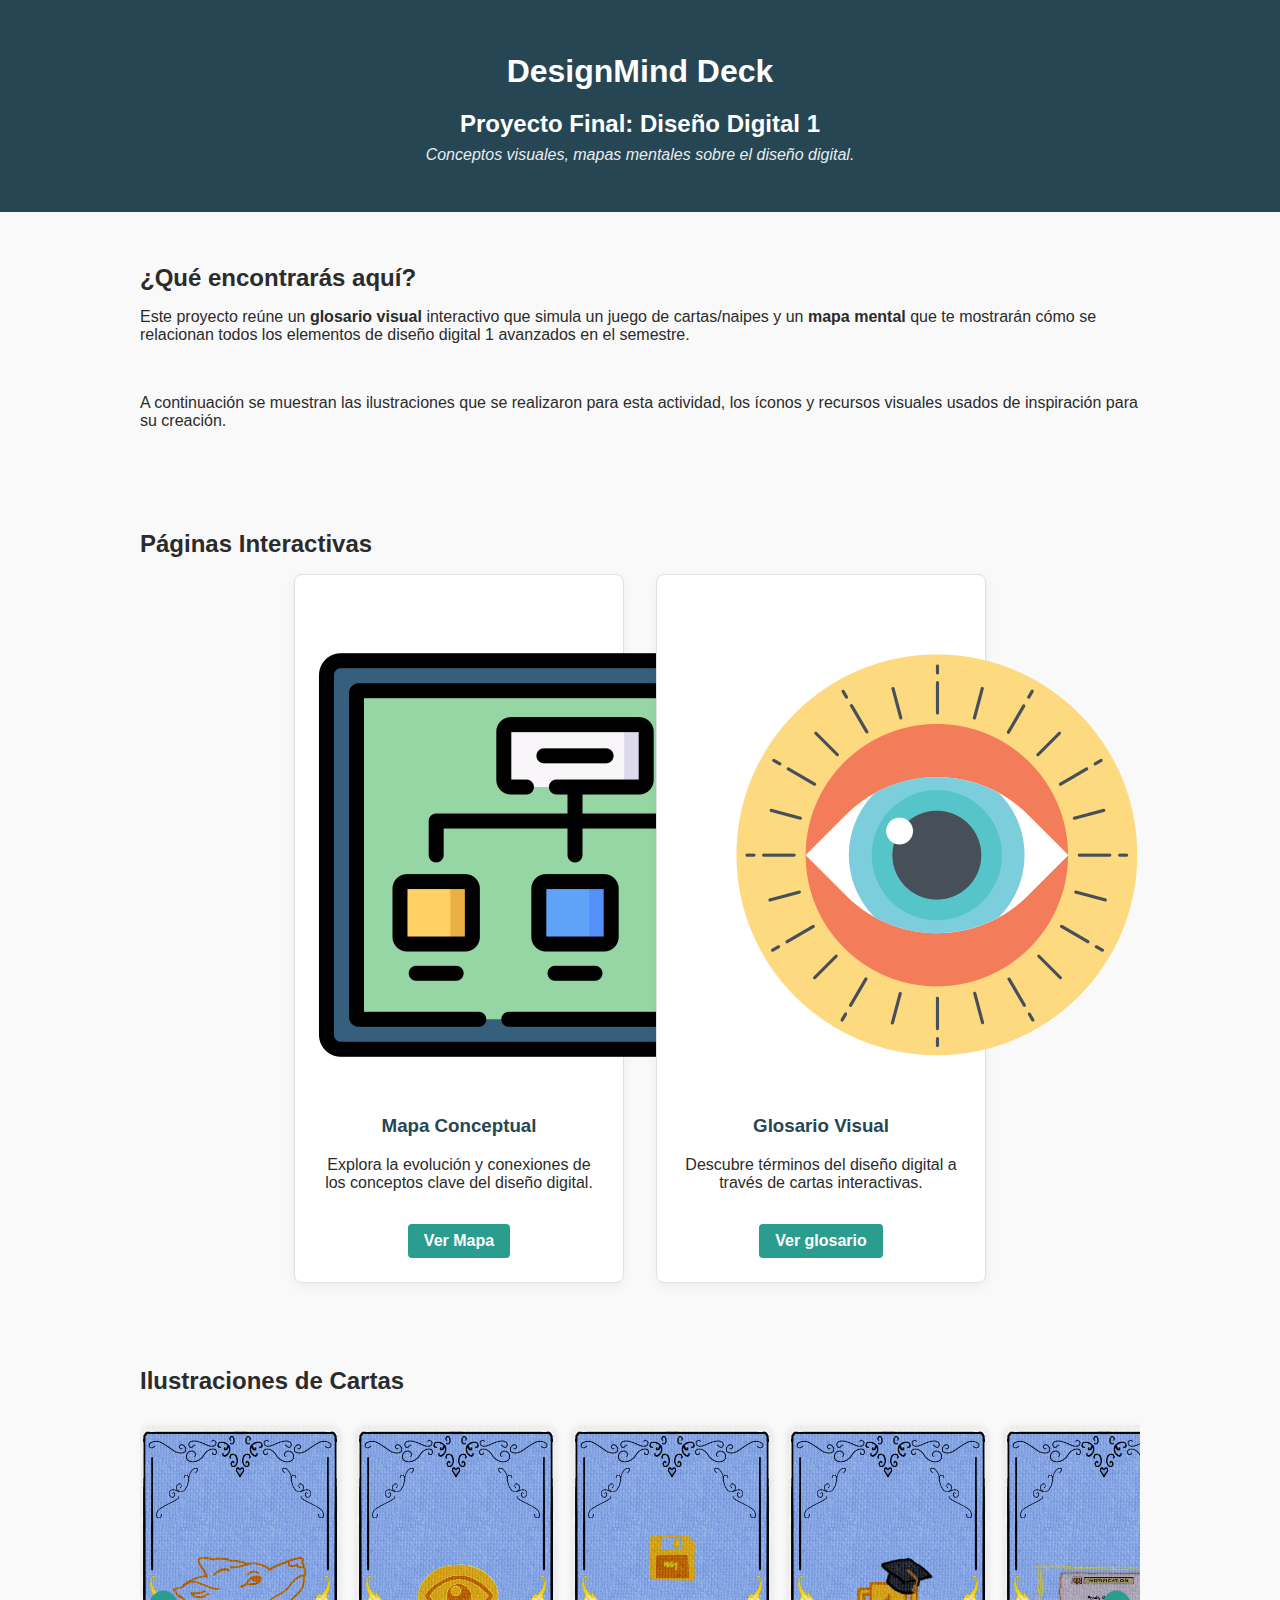
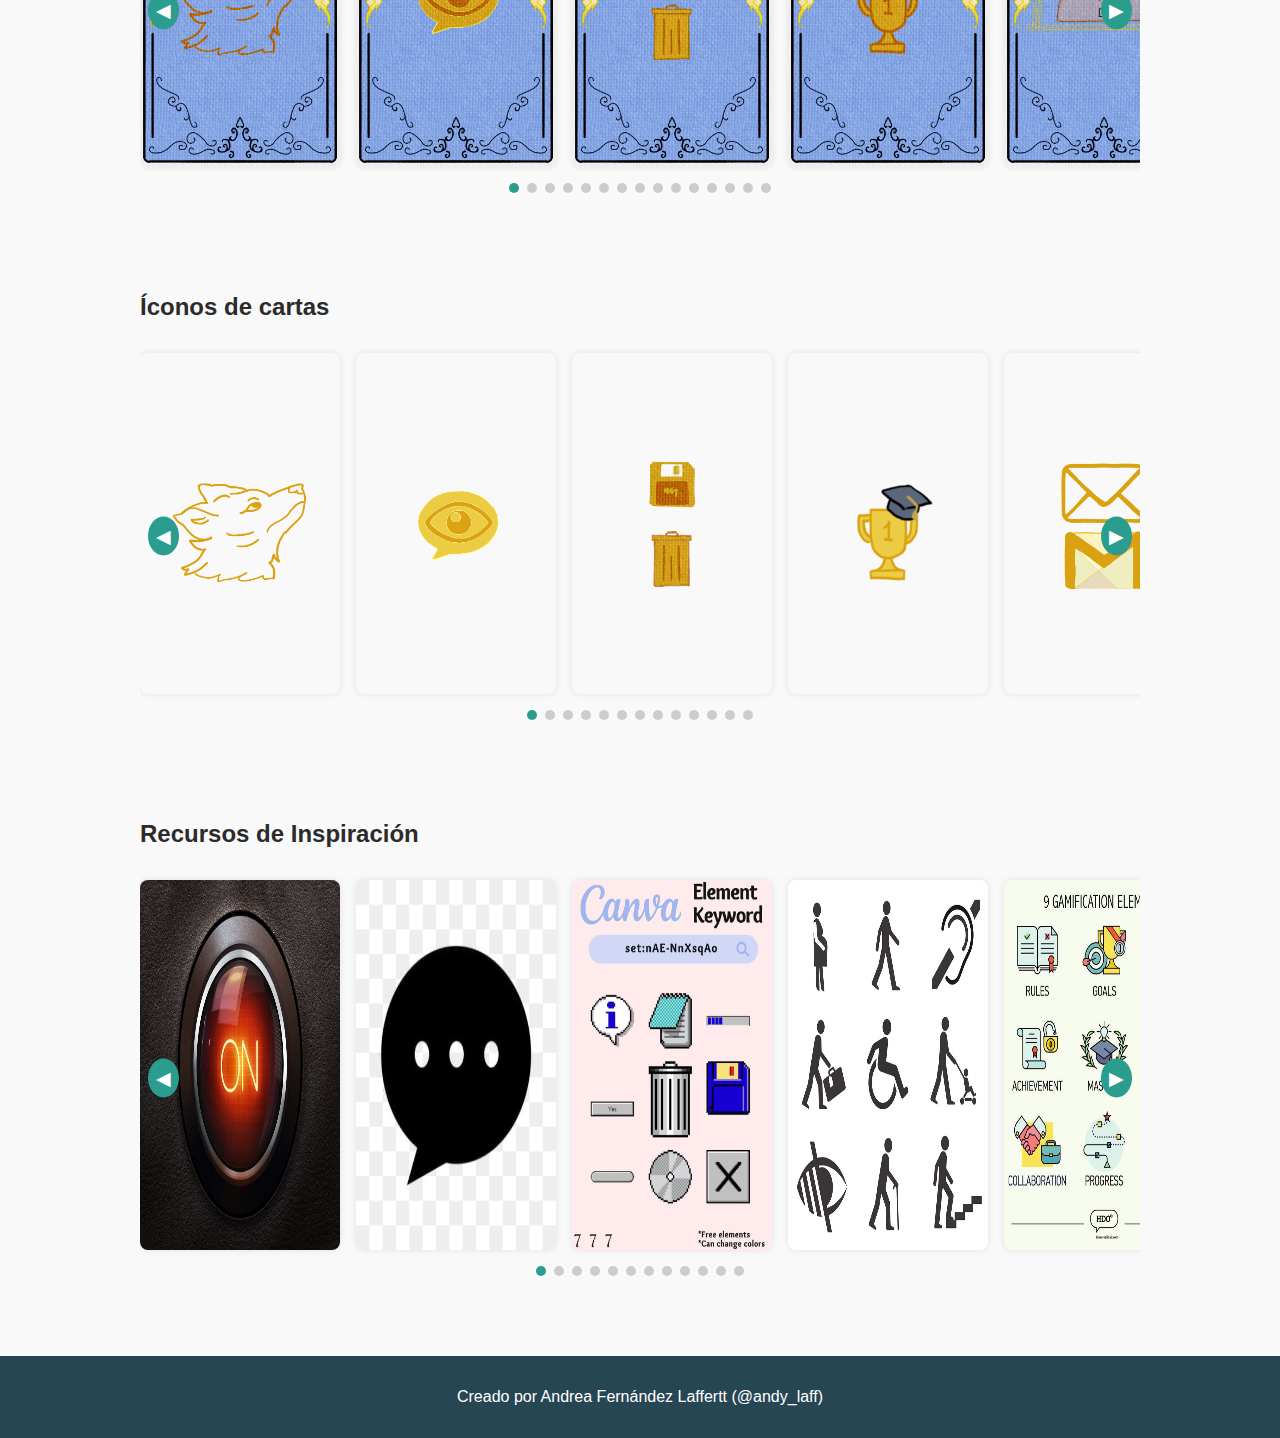
<file: index.html>
<!DOCTYPE html>
<html lang="es">
<head>
  <meta charset="UTF-8" />
  <meta name="viewport" content="width=device-width, initial-scale=1.0"/>
  <title>Diseño Digital - Proyecto Final</title>
  <link rel="stylesheet" href="principio.css" />
</head>
<body>
  <header class="encabezado">
    <h1>DesignMind Deck</h1>
    <h2>Proyecto Final: Diseño Digital 1</h2>
    <p class="subtitulo">Conceptos visuales, mapas mentales sobre el diseño digital.</p>
  </header>

  <section class="seccion-explicacion">
    <h2>¿Qué encontrarás aquí?</h2>
    <p>Este proyecto reúne un <strong>glosario visual</strong> interactivo que simula un juego de cartas/naipes y un <strong>mapa mental</strong> que te mostrarán cómo se relacionan todos los elementos de diseño digital 1 avanzados en el semestre.</p>
    <br>
    <p>A continuación se muestran las ilustraciones que se realizaron para esta actividad, los íconos y recursos visuales usados de inspiración para su creación.</p>
  </section>

  <section class="seccion-enlaces">
    <h2>Páginas Interactivas</h2>
    <div class="card-container">
      <div class="card">
        <img src="recursos/icons/mapa-mental.png" alt="Mapa Conceptual" class="icono-card" />
        <h3>Mapa Conceptual</h3>
        <p>Explora la evolución y conexiones de los conceptos clave del diseño digital.</p>
        <a href="mapa.html" class="boton">Ver Mapa</a>
    </div>

      <div class="card">
        <img src="recursos/icons/efectos-visuales.png" alt="Glosario Visual" class="icono-card" />
        <h3> Glosario Visual</h3>
        <p>Descubre términos del diseño digital a través de cartas interactivas.</p>
        <a href="glosario.html" class="boton">Ver glosario</a>
      </div>
    </div>
  </section>

  <section class="galeria">
    <h2>Ilustraciones de Cartas</h2>
    <div class="carrusel" data-carousel-id ="cartas">
      <button class="prev">◀</button>
      <div class="carrusel-track">
        <img src="recursos/cartas/lobo.png" alt="Carta 1" />
        <img src="recursos/cartas/comvisual.png" alt="Carta 2" />
        <img src="recursos/cartas/escritorio.png" alt="Carta 3" />
        <img src="recursos/cartas/gamificacion.png" alt="Carta 4" />
        <img src="recursos/cartas/GUI.png" alt="Carta 5" />
        <img src="recursos/cartas/accesibilidad.png" alt="Carta 6" />
        <img src="recursos/cartas/metDig.png" alt="Carta 7" />
        <img src="recursos/cartas/pixel.png" alt="Carta 8" />
        <img src="recursos/cartas/Responsive.png" alt="Carta 9" />
        <img src="recursos/cartas/rgb.png" alt="Carta 10" />
        <img src="recursos/cartas/SEO.png" alt="Carta 11" />
        <img src="recursos/cartas/Skeumorphim.png" alt="Carta 12" />
        <img src="recursos/cartas/usabilidad.png" alt="Carta 13" />
        <img src="recursos/cartas/UX.png" alt="Carta 14" />
        <img src="recursos/cartas/wcag.png" alt="Carta 15" />
      </div>
      <button class="next">▶</button>
      <div class="dots"></div>
    </div>
  </section>

  <section class="galeria">
    <h2>Íconos de cartas</h2>
    <div class="carrusel" data-carousel-id="iconos">
      <button class="prev">◀</button>
      <div class="carrusel-track">
        <img src="recursos/icons/ic_lobo.png" alt="Icono 1" />
        <img src="recursos/icons/ic_comvisual.png" alt="Icono 2" />
        <img src="recursos/icons/ic_escritorio.png" alt="Icono 3" />
        <img src="recursos/icons/ic_gamificacion.png" alt="Icono 4" />
        <img src="recursos/icons/ic_metDig.png" alt="Icono 6" />
        <img src="recursos/icons/manzana.png" alt="Icono 7" />
        <img src="recursos/icons/ic_responsive.png" alt="Icono 8" />
        <img src="recursos/icons/ic_rgb.png" alt="Icono 9" />
        <img src="recursos/icons/ic_seo.png" alt="Icono 10" />
        <img src="recursos/icons/ic_boton.png" alt="Icono 11" />
        <img src="recursos/icons/ic_usabilidad.png" alt="Icono 12" />
        <img src="recursos/icons/ic_UX.png" alt="Icono 13" />
        <img src="recursos/icons/ic_wcag.png" alt="Icono 14" />
      </div>
      <button class="next">▶</button>
      <div class="dots"></div>
    </div>
  </section>

  <section class="galeria">
    <h2>Recursos de Inspiración</h2>
    <div class="carrusel" data-carousel-id="recursos">
      <button class="prev">◀</button>
      <div class="carrusel-track">
        <img src="recursos/pines/botON.jpg" alt="Inspiración 1" />
        <img src="recursos/pines/burbujatxt.jpg" alt="Inspiración 2" />
        <img src="recursos/pines/canva.jpg" alt="Inspiración 3" />
        <img src="recursos/pines/disca.jpg" alt="Inspiración 4" />
        <img src="recursos/pines/game.jpg" alt="Inspiración 5" />
        <img src="recursos/pines/gmail.jpg" alt="Inspiración 6" />
        <img src="recursos/pines/movil.jpg" alt="Inspiración 7" />
        <img src="recursos/pines/ojo.jpg" alt="Inspiración 8" />
        <img src="recursos/pines/rec.jpg" alt="Inspiración 9" />
        <img src="recursos/pines/Rgbb.jpg" alt="Inspiración 10" />
        <img src="recursos/pines/seo.jpg" alt="Inspiración 11" />
        <img src="recursos/pines/sobre.jpg" alt="Inspiración 12" />
      </div>
      <button class="next">▶</button>
      <div class="dots"></div>
    </div>
  </section>

  <footer>
    <p>Creado por Andrea Fernández Laffertt (@andy_laff)</p>
  </footer>

<script>
document.querySelectorAll('.carrusel').forEach(carrusel => {
  const track = carrusel.querySelector('.carrusel-track');
  const slides = Array.from(track.children);
  const prevButton = carrusel.querySelector('.prev');
  const nextButton = carrusel.querySelector('.next');
  const dotsContainer = carrusel.querySelector('.dots');
  const slideWidth = slides[0].getBoundingClientRect().width;
  let currentSlide = 0;
  let interval;

  // Posicionar imágenes en línea
  slides.forEach((slide, i) => {
    slide.style.left = slideWidth * i + 'px';
  });

  const updateSlidePosition = () => {
    track.style.transform = `translateX(-${slideWidth * currentSlide}px)`;
    dotsContainer.querySelectorAll('span').forEach((dot, i) => {
      dot.classList.toggle('active', i === currentSlide);
    });
  };

  const moveToSlide = (index) => {
    if (index < 0) index = slides.length - 1;
    if (index >= slides.length) index = 0;
    currentSlide = index;
    updateSlidePosition();
  };

  // Crear dots
  slides.forEach((_, i) => {
    const dot = document.createElement('span');
    dot.addEventListener('click', () => moveToSlide(i));
    if (i === 0) dot.classList.add('active');
    dotsContainer.appendChild(dot);
  });

  prevButton.addEventListener('click', () => moveToSlide(currentSlide - 1));
  nextButton.addEventListener('click', () => moveToSlide(currentSlide + 1));

  const startAutoplay = () => {
    interval = setInterval(() => {
      moveToSlide(currentSlide + 1);
    }, 1500);
  };

  const stopAutoplay = () => clearInterval(interval);

  carrusel.addEventListener('mouseenter', stopAutoplay);
  carrusel.addEventListener('mouseleave', startAutoplay);

  updateSlidePosition();
  startAutoplay();
});
</script>


</body>
</html>
</file>
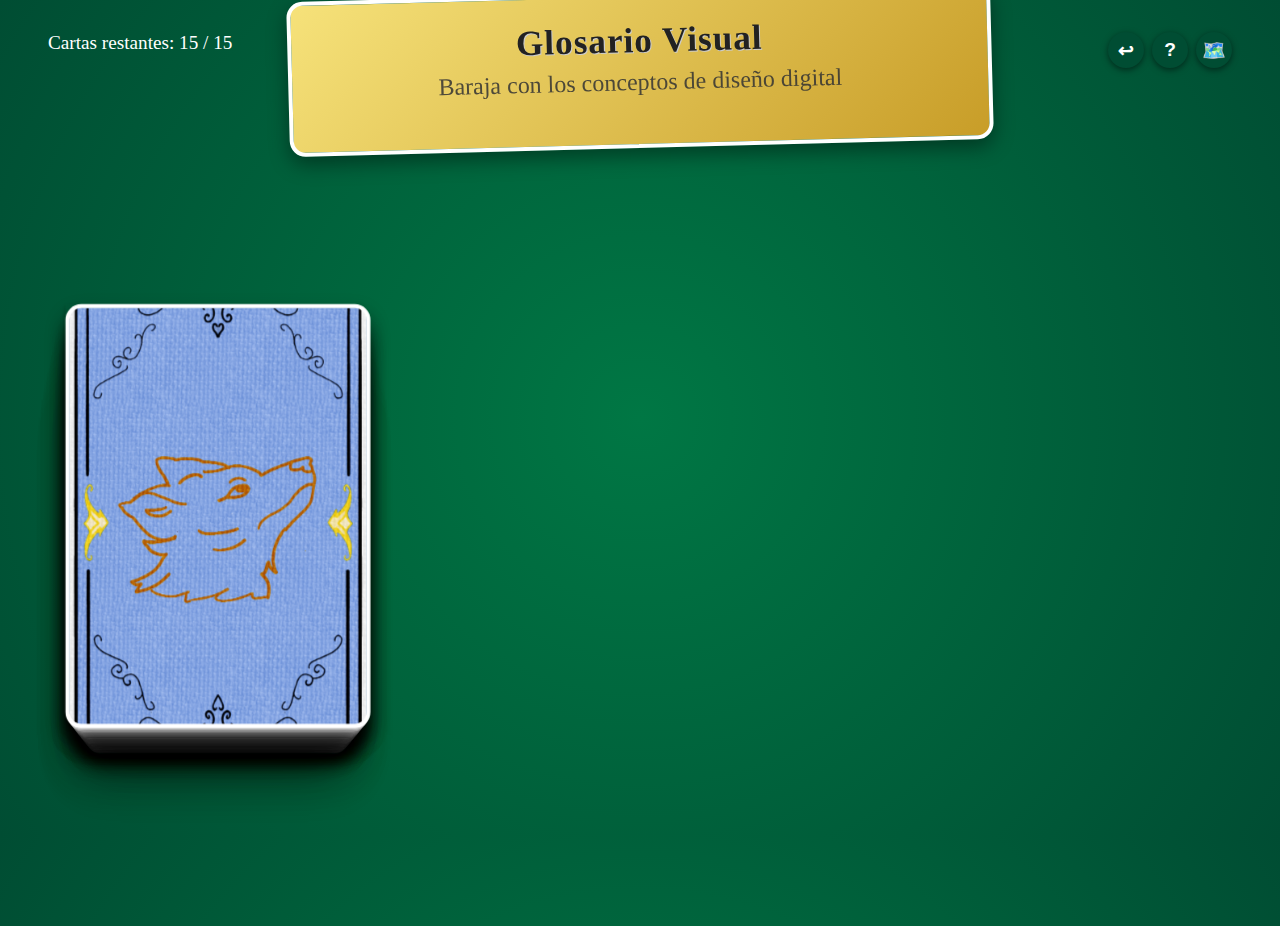
<file: glosario.html>
<!DOCTYPE html>
<html lang="es">
<head>
  <meta charset="UTF-8" />
  <meta name="viewport" content="width=device-width, initial-scale=1.0"/>
  <title>Glosario Visual</title>
  <link rel="stylesheet" href="style.css" />
</head>
<body>
    <header class="encabezado">
  <div class="carta-header">
    <h1>Glosario Visual</h1>
    <p class="subtitulo">Baraja con los conceptos de diseño digital</p>
  </div>
</header>


  <div id="contador">Cartas restantes: <span id="restantes">15</span> / 15</div>
  <div id="botones-derecha">
    <button id="btn-index" aria-label="Volver al inicio" title="Inicio">↩</button>
<button id="btn-ayuda" aria-label="Mostrar ayuda" title="Ayuda">?</button>
<button id="btn-mapa" aria-label="Ir al mapa mental" title="Mapa mental">🗺️</button>

</div>

<div id="ayuda" class="oculto">
  <p><strong>Cómo usar:</strong></p>
  <ul>
    <li>Haz click en una carta para verla en el centro.</li>
    <li>Haz click en la carta en el centro para enviarla al mazo final.</li>
    <li>Cuando se acaben las cartas, usa el botón de reiniciar para comenzar de nuevo.</li>
  </ul>
</div>

  <div class="mesa">
    <div id="mazo-inicial" class="mazo"></div>
    <div id="zona-centro" class="zona-centro"></div>
    <div id="mazo-final" class="mazo"></div>
  </div>
  <div id="reiniciar" class="reiniciar oculto">Reiniciar mazo</div>
  <script src="script.js"></script>
</body>

</html>
</file>
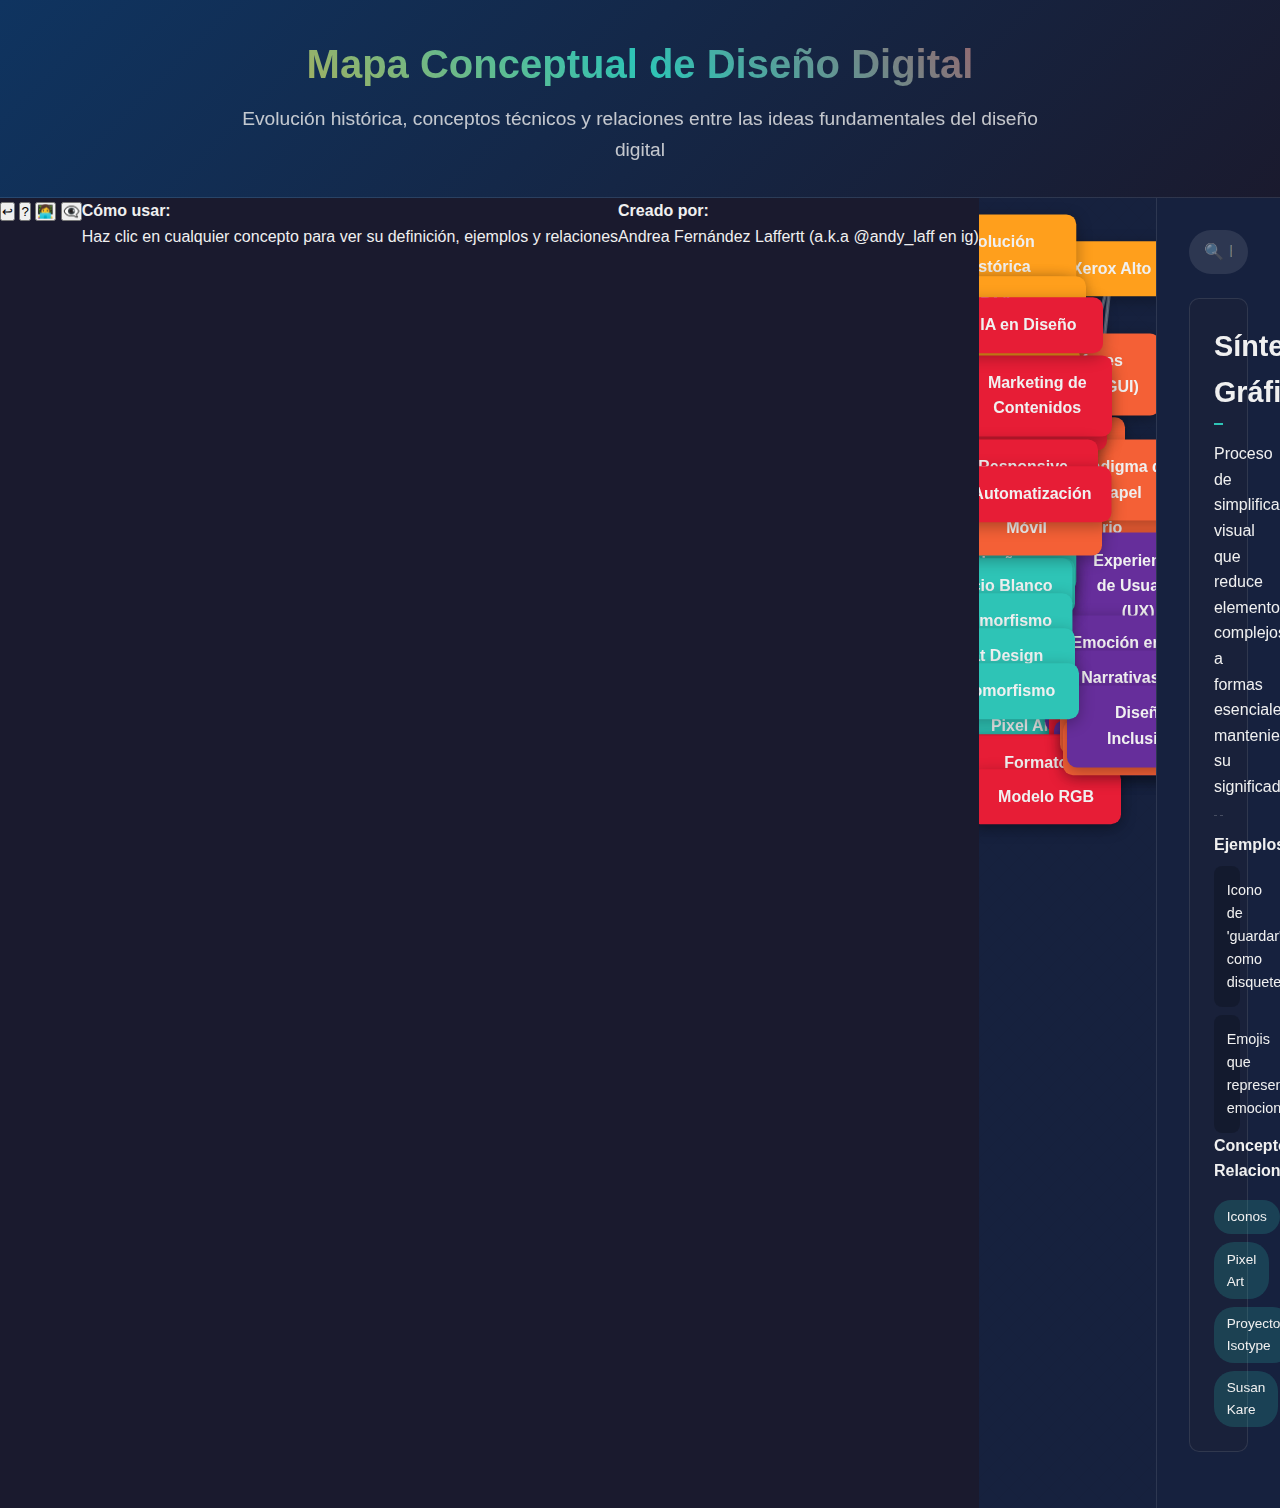
<file: mapa.html>
<!DOCTYPE html>
<html lang="es">
<head>
    <meta charset="UTF-8">
    <meta name="viewport" content="width=device-width, initial-scale=1.0">
    <title>Mapa Conceptual de Diseño Digital</title>
    <link rel="stylesheet" href="styles.css" />
</head>
<body>
    <header>
        <h1>Mapa Conceptual de Diseño Digital</h1>
        <p class="subtitle">Evolución histórica, conceptos técnicos y relaciones entre las ideas fundamentales del diseño digital</p>
    </header>
    
    <div class="container">
        <div id="botones-derecha">
            <button id="btn-index" aria-label="Volver al inicio" title="Inicio">↩</button>
            <button id="btn-ayuda" aria-label="Mostrar ayuda" title="Ayuda">?</button>
            <button id="btn-desarrolladora" aria-label="Información de la desarrolladora" title="Creadora">👩‍💻</button>
            <button id="btn-visual" aria-label="Ir al Glosario Visual" title="Glosario Visual">👁️‍🗨️</button>

            </div>

            <div id="ayuda" class="oculto">
            <p><strong>Cómo usar:</strong></p>
            <p>Haz clic en cualquier concepto para ver su definición, ejemplos y relaciones</p>
            </div>

            <div id="info-desarrolladora" class="oculto">
            <p><strong>Creado por:</strong></p>
            <p>Andrea Fernández Laffertt (a.k.a @andy_laff en ig)</p>
            </div>
        <div id="concept-map">
            <!-- Nodes and connections will be generated by JavaScript -->
        </div>
        
        <div id="info-panel">
            <div class="search-container">
                <span class="search-icon">🔍</span>
                <input type="text" id="search-input" placeholder="Buscar conceptos...">
            </div>
            
            <div id="info-content">
                <div class="empty-state">
                    <h3>Explora el Mapa Conceptual</h3>
                    <p>Haz clic en cualquier concepto para ver su definición, ejemplos y relaciones</p>
                </div>
            </div>
        </div>
    </div>
    <script src="scriptMapa.js"></script>
</body>
</html>
</file>
<file: principio.css>
/* Estructura general */
body {
  font-family: 'Arial', sans-serif;
  margin: 0;
  background: #F9F9F9;
  color: #2B2B2B;
}

header {
  background: #264653;
  color: white;
  padding: 2rem;
  text-align: center;
}

h1, h2 {
  margin-bottom: 0.5rem;
}

p.subtitulo {
  margin-top: 0;
  font-style: italic;
  color: #E9ECEF;
}

.seccion-explicacion, .seccion-enlaces, .galeria {
  padding: 2rem;
  max-width: 1000px;
  margin: auto;
}

/* Cards de navegación */
.card-container {
  display: flex;
  flex-wrap: wrap;
  justify-content: center;
  gap: 2rem;
  margin-top: 1rem;
}

.card {
  background: #FFFFFF;
  border-radius: 8px;
  padding: 1.5rem;
  width: 280px;
  box-shadow: 0 4px 12px rgba(0,0,0,0.05);
  text-align: center;
  transition: transform 0.2s ease, box-shadow 0.2s ease;
  border: 1px solid #E0E0E0;
}

.card:hover {
  transform: translateY(-5px);
  box-shadow: 0 6px 16px rgba(0,0,0,0.1);
}

.card h3 {
  margin-top: 0;
  color: #264653;
}

.boton {
  display: inline-block;
  margin-top: 1rem;
  background: #2A9D8F;
  color: white;
  padding: 0.5rem 1rem;
  border-radius: 4px;
  text-decoration: none;
  font-weight: bold;
}

.boton:hover {
  background: #21867A;
}

/* Carruseles */
.galeria {
  padding: 2rem;
  max-width: 1000px;
  margin: auto;
}

.carrusel {
  position: relative;
  overflow: hidden;
  margin-top: 1rem;
  padding: 1rem 0;
}

.carrusel-track {
  display: flex;
  transition: transform 0.5s ease;
}

.carrusel img {
  width: 200px;
  height: auto;
  margin-right: 16px;
  border-radius: 8px;
  flex-shrink: 0;
  box-shadow: 0 0 6px rgba(0,0,0,0.1);
}

.carrusel button {
  position: absolute;
  top: 50%;
  transform: translateY(-50%);
  background: #2A9D8F;
  color: white;
  border: none;
  padding: 0.5rem;
  border-radius: 50%;
  cursor: pointer;
  font-size: 1.2rem;
  z-index: 1;
}

.carrusel .prev { left: 0.5rem; }
.carrusel .next { right: 0.5rem; }

.dots {
  display: flex;
  justify-content: center;
  margin-top: 1rem;
}

.dots span {
  height: 10px;
  width: 10px;
  background-color: #ccc;
  border-radius: 50%;
  margin: 0 4px;
  cursor: pointer;
  transition: background-color 0.3s ease;
}

.dots span.active {
  background-color: #2A9D8F;
}


footer {
  text-align: center;
  padding: 1rem;
  background: #264653;
  color: white;
  margin-top: 2rem;
}
</file>
<file: styles.css>
:root {
            --history-color: #FF9F1C;
            --design-color: #2EC4B6;
            --tech-color: #E71D36;
            --theory-color: #662E9B;
            --ui-color: #F46036;
            --bg-color: #1A1A2E;
            --card-bg: #16213E;
            --text-color: #F0F0F0;
        }
        
        * {
            margin: 0;
            padding: 0;
            box-sizing: border-box;
        }
        
        body {
            font-family: 'Segoe UI', Tahoma, Geneva, Verdana, sans-serif;
            background-color: var(--bg-color);
            color: var(--text-color);
            overflow-x: hidden;
            line-height: 1.6;
        }
        
        header {
            background: linear-gradient(135deg, #0F3460, #1A1A2E);
            padding: 2rem 1rem;
            text-align: center;
            border-bottom: 1px solid rgba(255, 255, 255, 0.1);
        }
        
        h1 {
            font-size: 2.5rem;
            margin-bottom: 0.5rem;
            background: linear-gradient(45deg, #FF9F1C, #2EC4B6, #E71D36);
            -webkit-background-clip: text;
            -webkit-text-fill-color: transparent;
            background-clip: text;
        }
        
        .subtitle {
            font-size: 1.2rem;
            opacity: 0.8;
            max-width: 800px;
            margin: 0 auto;
        }
        
        .container {
            display: flex;
            min-height: calc(100vh - 200px);
        }
        
        #concept-map {
            flex: 3;
            position: relative;
            min-height: 600px;
            overflow: hidden;
            background: url('data:image/svg+xml;utf8,<svg xmlns="http://www.w3.org/2000/svg" width="100" height="100" viewBox="0 0 100 100"><rect width="100" height="100" fill="%2316213E"/><path d="M0 0L100 100M100 0L0 100" stroke="%231A1A2E" stroke-width="0.5"/></svg>');
            background-size: 20px 20px;
        }
        
        #info-panel {
            flex: 1;
            padding: 2rem;
            background-color: var(--card-bg);
            border-left: 1px solid rgba(255, 255, 255, 0.1);
            max-width: 400px;
            overflow-y: auto;
        }
        
        .concept-node {
            position: absolute;
            padding: 15px 20px;
            border-radius: 10px;
            font-weight: 600;
            cursor: pointer;
            box-shadow: 0 4px 15px rgba(0, 0, 0, 0.3);
            transition: all 0.3s ease;
            text-align: center;
            min-width: 150px;
            z-index: 10;
            transform: translate(-50%, -50%);
        }
        
        .concept-node:hover {
            transform: translate(-50%, -50%) scale(1.05);
            z-index: 100;
            box-shadow: 0 6px 20px rgba(0, 0, 0, 0.4);
        }
        
        .concept-node.history { background-color: var(--history-color); }
        .concept-node.design { background-color: var(--design-color); }
        .concept-node.tech { background-color: var(--tech-color); }
        .concept-node.theory { background-color: var(--theory-color); }
        .concept-node.ui { background-color: var(--ui-color); }
        
        .connection {
            position: absolute;
            height: 2px;
            background: rgba(255, 255, 255, 0.3);
            transform-origin: 0 0;
            z-index: 1;
        }
        
        .connection.highlight {
            background: white;
            height: 3px;
            box-shadow: 0 0 8px rgba(255, 255, 255, 0.7);
        }
        
        .info-card {
            background-color: rgba(26, 34, 57, 0.8);
            border-radius: 10px;
            padding: 1.5rem;
            margin-bottom: 1.5rem;
            backdrop-filter: blur(10px);
            border: 1px solid rgba(255, 255, 255, 0.1);
        }
        
        .info-card h2 {
            font-size: 1.8rem;
            margin-bottom: 1rem;
            padding-bottom: 0.5rem;
            border-bottom: 2px solid;
        }
        
        .history h2 { border-bottom-color: var(--history-color); }
        .design h2 { border-bottom-color: var(--design-color); }
        .tech h2 { border-bottom-color: var(--tech-color); }
        .theory h2 { border-bottom-color: var(--theory-color); }
        .ui h2 { border-bottom-color: var(--ui-color); }
        
        .examples {
            margin-top: 1rem;
            padding-top: 1rem;
            border-top: 1px dashed rgba(255, 255, 255, 0.2);
        }
        
        .example-item {
            background: rgba(0, 0, 0, 0.2);
            padding: 0.8rem;
            border-radius: 8px;
            margin-top: 0.5rem;
            font-size: 0.9rem;
        }
        
        .related-concepts {
            display: flex;
            flex-wrap: wrap;
            gap: 0.5rem;
            margin-top: 1rem;
        }
        
        .related-concept {
            background: rgba(255, 255, 255, 0.1);
            padding: 0.4rem 0.8rem;
            border-radius: 20px;
            font-size: 0.85rem;
            cursor: pointer;
            transition: all 0.2s;
        }
        
        .related-concept:hover {
            background: rgba(255, 255, 255, 0.2);
            transform: translateY(-2px);
        }
        
        .history .related-concept { background: rgba(255, 159, 28, 0.2); }
        .design .related-concept { background: rgba(46, 196, 182, 0.2); }
        .tech .related-concept { background: rgba(231, 29, 54, 0.2); }
        .theory .related-concept { background: rgba(102, 46, 155, 0.2); }
        .ui .related-concept { background: rgba(244, 96, 54, 0.2); }
        
        .search-container {
            margin-bottom: 1.5rem;
            position: relative;
        }
        
        #search-input {
            width: 100%;
            padding: 0.8rem 1rem;
            border-radius: 30px;
            border: none;
            background: rgba(255, 255, 255, 0.1);
            color: white;
            font-size: 1rem;
            padding-left: 40px;
        }
        
        .search-icon {
            position: absolute;
            left: 15px;
            top: 50%;
            transform: translateY(-50%);
            color: rgba(255, 255, 255, 0.5);
        }
        
        .empty-state {
            text-align: center;
            padding: 3rem 1rem;
            opacity: 0.7;
        }
        
        .empty-state h3 {
            font-size: 1.5rem;
            margin-bottom: 1rem;
        }
        
        @media (max-width: 900px) {
            .container {
                flex-direction: column;
            }
            
            #info-panel {
                max-width: 100%;
                border-left: none;
                border-top: 1px solid rgba(255, 255, 255, 0.1);
            }
        }
</file>
<file: style.css>
/* === RESET Y FUENTE === */
body {
  margin: 0;
  font-family: 'Georgia', serif;
  background: radial-gradient(circle at center, #007744 0%, #004d33 100%);
  height: calc(100vh - 4rem);
  display: flex;
  justify-content: center;
  align-items: center;
}
.encabezado {
  position: fixed;
  top: 0;
  width: 100%;
  height: 140px;
  background: transparent;
  display: flex;
  justify-content: center;
  align-items: center;
  z-index: 2000;
  pointer-events: none; /* permite que el usuario interactúe con elementos debajo si no hay botones aquí */
}

.carta-header {
  background: linear-gradient(135deg, #f6e27a, #c89d28);
  border: 4px solid #fff;
  box-shadow: 0 8px 20px rgba(0,0,0,0.4);
  border-radius: 16px;
  padding: 1.5rem 3rem;
  text-align: center;
  font-family: 'Georgia', serif;
  color: #222;
  pointer-events: auto; /* permite hacer clic si lo necesitas */
  max-width: 600px;
  width: 90%;
  transform: rotate(-1.5deg);
}

.carta-header h1 {
  margin: 0;
  font-size: 2.2rem;
  letter-spacing: 1px;
  text-shadow: 1px 1px 0 #ccc;
}

.subtitulo {
  font-size: 1.5rem;
  margin-top: 0.5rem;
  color: #333;
  opacity: 0.85;
}

#botones-derecha {
  position: absolute;
  top: 2rem;
  right: 3rem;
  display: flex;
  gap: 0.5rem;
  z-index: 1000;
}

#botones-derecha button {
  width: 36px;
  height: 36px;
  border-radius: 50%;
  border: none;
  background: #004d33;
  color: white;
  font-size: 1.2rem;
  font-weight: bold;
  cursor: pointer;
  box-shadow: 0 2px 6px rgba(0,0,0,0.5);
  transition: background 0.3s ease;
}

#botones-derecha button:hover {
  background: #007744;
}

#ayuda, #info-desarrolladora {
  position: absolute;
  top: 4rem;
  right: 1rem;
  width: 280px;
  background: rgba(0, 77, 51, 0.9);
  color: white;
  border-radius: 12px;
  padding: 1rem;
  font-family: 'Georgia', serif;
  font-size: 0.9rem;
  box-shadow: 0 4px 12px rgba(0,0,0,0.6);
  z-index: 1000;
}

.oculto {
  display: none;
}

/* === CONTADOR === */
#contador {
  position: absolute;
  top: 2rem;
  left: 3rem;       /* Cambiado de 50% a 1rem para alinearlo a la izquierda */
  transform: none;  /* Quitar el translateX para que no se mueva */
  color: white;
  font-size: 1.2rem;
  z-index: 1000;
  font-family: 'Georgia', serif;
}

/* === MESA Y ZONAS === */
.mesa {
  margin-top: 180px;
  display: flex;
  justify-content: space-between;
  align-items: center;
 width: calc(100vw - 4rem);
  height: calc(100vh - 4rem);
  padding: 2rem;
  box-sizing: border-box;
  position: relative;
}

.mazo,
.zona-centro {
  position: relative;
  width: 300px;
  height: 420px;
}

.zona-centro {
  display: flex;
  align-items: center;
  justify-content: center;
}

/* === CARTAS EN MAZO === */
.mazo .card-container {
  position: absolute;
  top: 0;
  left: 0;
  transform:
    translateY(calc(var(--offset, 0) * 4px))
    scale(calc(1 - var(--offset, 0) * 0.01));
  z-index: calc(100 - var(--offset, 0));
  transition: transform 0.3s ease, box-shadow 0.3s ease;
  box-shadow: 0 calc(var(--offset, 0) * 2px) calc(var(--offset, 0) * 4px) rgba(0, 0, 0, 0.2);
  cursor: pointer;
}

/* === CARTA EN CENTRO === */
#zona-centro .card-container {
  position: absolute;
  top: 0;
  left: 0;
  transform: none;
  z-index: 1000;
}

/* === ANIMACIÓN DE ENTRADA === */
.card-container.animacion-entrada {
  animation: levantar 0.4s ease-out forwards;
}

@keyframes levantar {
  0% {
    transform: translateY(30px) scale(1.1);
    opacity: 0;
  }
  100% {
    transform: translateY(0) scale(1);
    opacity: 1;
  }
}

/* === REINICIAR BOTÓN === */
#reiniciar {
  position: absolute;
  bottom: 2rem;
  left: 50%;
  transform: translateX(-50%);
  padding: 1rem 2rem;
  background: #fff;
  color: #004d33;
  font-weight: bold;
  border-radius: 8px;
  cursor: pointer;
  box-shadow: 0 4px 8px rgba(0, 0, 0, 0.4);
  z-index: 1000;
  transition: opacity 0.3s ease;
}

.reiniciar.oculto {
  display: none;
}

/* === ESTRUCTURA DE LA CARTA === */
.card-container {
  width: 300px;
  height: 420px;
  perspective: 1000px;
}

.card {
  width: 100%;
  height: 100%;
}

.card-inner {
  width: 100%;
  height: 100%;
  transition: transform 0.8s ease-in-out;
  transform-style: preserve-3d;
  position: relative;
}

.card-container.active .card-inner {
  transform: rotateY(180deg);
}

.card-front,
.card-back {
  width: 100%;
  height: 100%;
  position: absolute;
  backface-visibility: hidden;
  border-radius: 16px;
  overflow: hidden;
  border: 4px solid #fff;
  background-color: #5585adf8;
  box-shadow: 0 10px 20px rgba(0, 0, 0, 0.3);
}

.card-front {
  display: flex;
  align-items: center;
  justify-content: center;
}

.card-front img {
  max-width: 80%;
  max-height: 80%;
}

.card-back {
  transform: rotateY(180deg);
  padding: 1.2rem;
  text-align: center;
}

.card-back h2 {
  font-size: 1.5rem;
  margin-bottom: 1rem;
}

.card-back p {
  font-size: 1rem;
}

.card-back .ejemplo-visual img {
  max-width: 100%;
  max-height: 220px;
  object-fit: contain;
  border-radius: 8px;

}


.card-container.animacion-salida {
  animation: deslizar-a-derecha 0.6s ease forwards;
}

@keyframes deslizar-a-derecha {
  0% {
    transform: translateX(0) scale(1.1) rotateY(180deg);
    opacity: 1;
  }
  100% {
    transform: translateX(500px) scale(0.9) rotateY(180deg);
    opacity: 0;
  }
}
</file>
